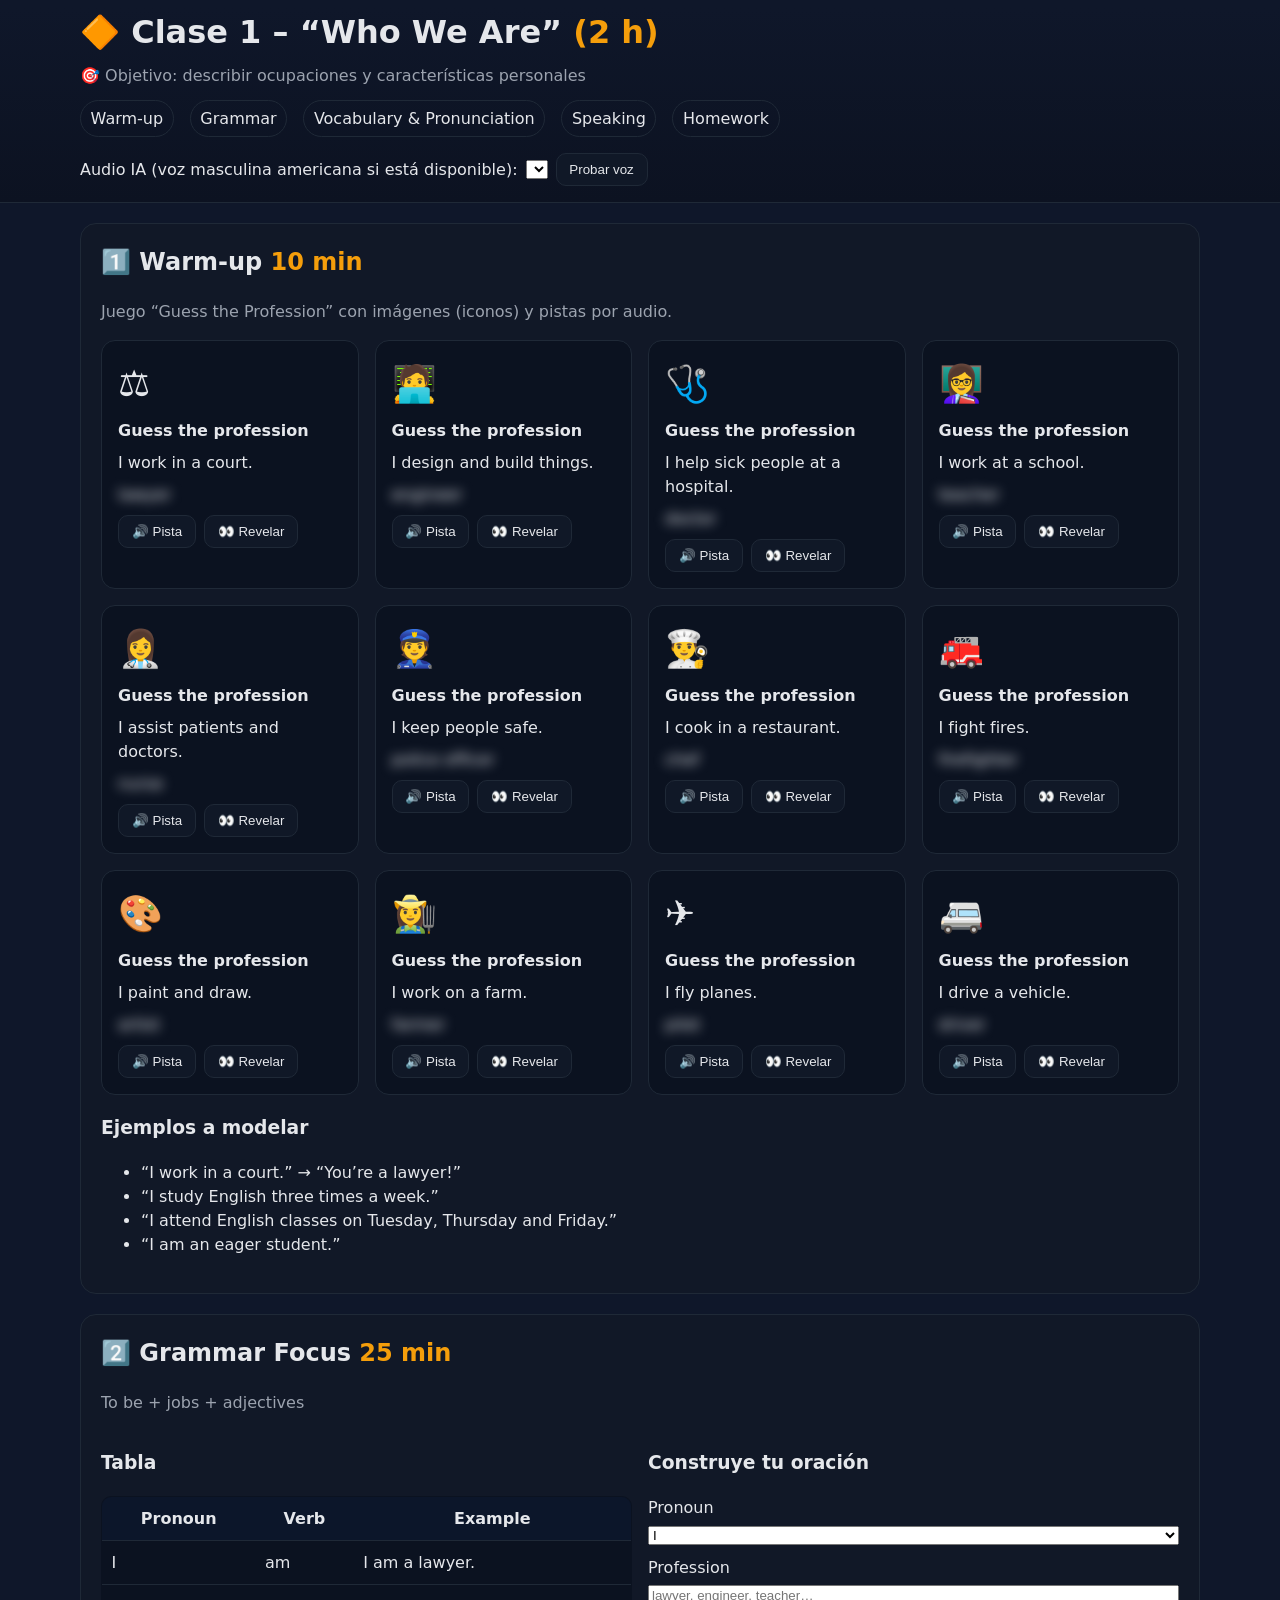
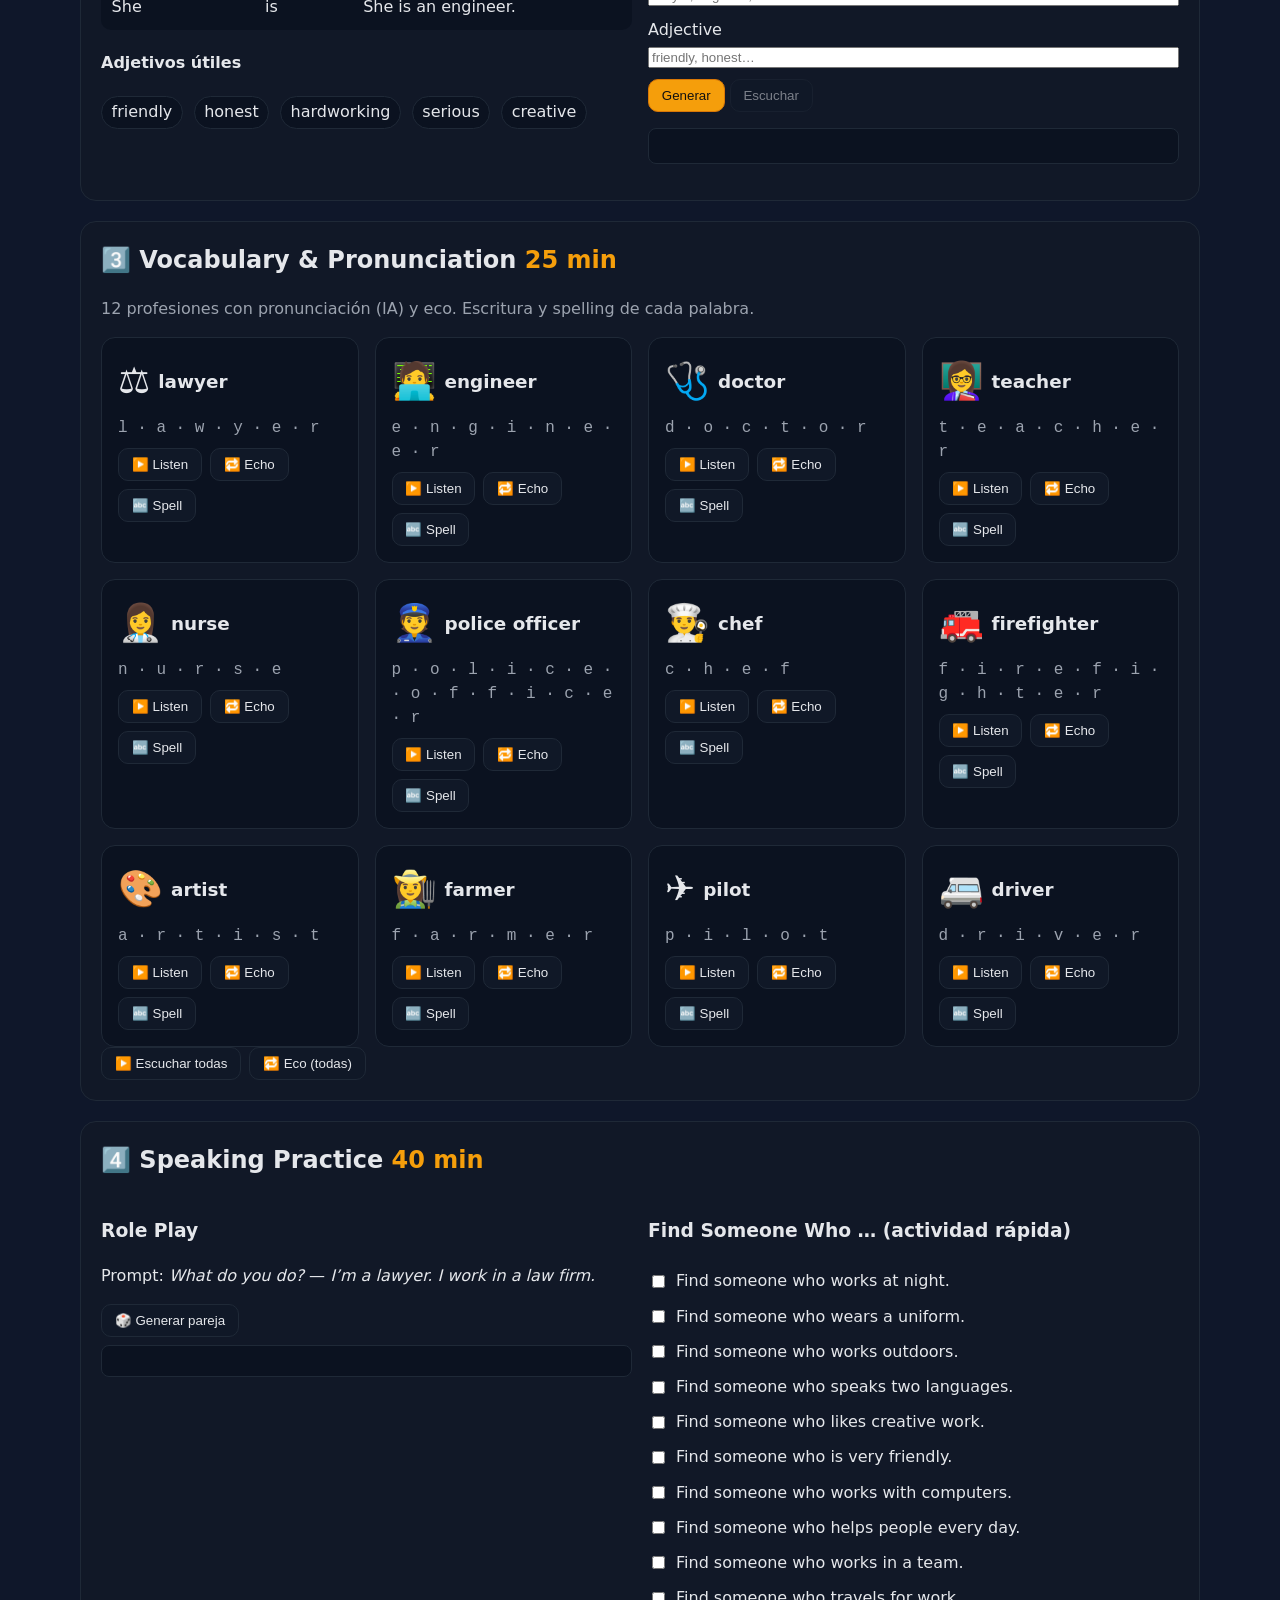
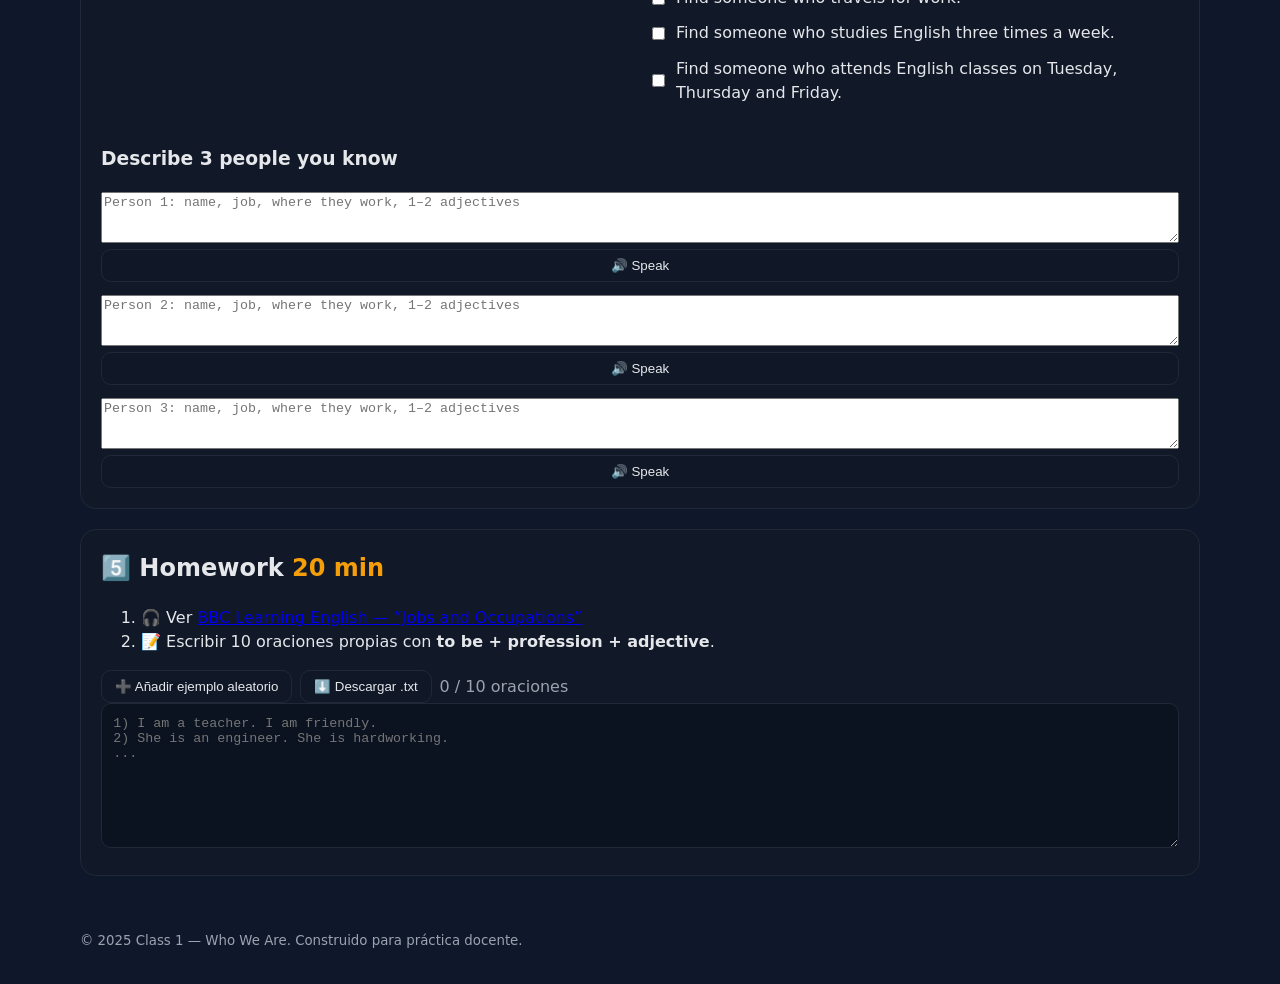
<file: english-lesson-class1/index.html>
<!doctype html>
<html lang="es">
  <head>
    <meta charset="utf-8" />
    <meta name="viewport" content="width=device-width, initial-scale=1" />
    <title>Clase 1 – Who We Are (2 h)</title>
    <meta name="description" content="Clase 1 – Who We Are: trabajos, adjetivos, pronunciación y práctica oral." />
    <link rel="stylesheet" href="./styles.css" />
  </head>
  <body>
    <header class="site-header">
      <div class="container">
        <h1>🔶 Clase 1 – “Who We Are” <span class="duration">(2 h)</span></h1>
        <p class="subtitle">🎯 Objetivo: describir ocupaciones y características personales</p>
        <nav class="top-nav" aria-label="Secciones de la clase">
          <a href="#warmup">Warm‑up</a>
          <a href="#grammar">Grammar</a>
          <a href="#vocab">Vocabulary & Pronunciation</a>
          <a href="#speaking">Speaking</a>
          <a href="#homework">Homework</a>
        </nav>
        <div class="voice-picker">
          <label for="voiceSelect">Audio IA (voz masculina americana si está disponible):</label>
          <select id="voiceSelect" aria-label="Seleccionar voz para TTS"></select>
          <button id="testVoice" class="btn" type="button">Probar voz</button>
        </div>
      </div>
    </header>

    <main class="container">
      <section id="warmup" class="panel">
        <h2>1️⃣ Warm‑up <span class="time-badge">10 min</span></h2>
        <p class="section-note">Juego “Guess the Profession” con imágenes (iconos) y pistas por audio.</p>

        <div id="guessGrid" class="grid guess-grid" aria-live="polite">
          <!-- Las tarjetas se generan desde JavaScript -->
        </div>

        <aside class="example-callout">
          <h3>Ejemplos a modelar</h3>
          <ul>
            <li>“I work in a court.” → “You’re a lawyer!”</li>
            <li>“I study English three times a week.”</li>
            <li>“I attend English classes on Tuesday, Thursday and Friday.”</li>
            <li>“I am an eager student.”</li>
          </ul>
        </aside>
      </section>

      <section id="grammar" class="panel">
        <h2>2️⃣ Grammar Focus <span class="time-badge">25 min</span></h2>
        <p class="section-note">To be + jobs + adjectives</p>

        <div class="grid two-cols">
          <div>
            <h3>Tabla</h3>
            <table class="grammar-table" aria-label="Tabla de verbo to be con profesiones">
              <thead>
                <tr>
                  <th>Pronoun</th>
                  <th>Verb</th>
                  <th>Example</th>
                </tr>
              </thead>
              <tbody>
                <tr>
                  <td>I</td>
                  <td>am</td>
                  <td>I am a lawyer.</td>
                </tr>
                <tr>
                  <td>She</td>
                  <td>is</td>
                  <td>She is an engineer.</td>
                </tr>
              </tbody>
            </table>

            <div class="adjectives">
              <h4>Adjetivos útiles</h4>
              <p><span class="chip">friendly</span> <span class="chip">honest</span> <span class="chip">hardworking</span> <span class="chip">serious</span> <span class="chip">creative</span></p>
            </div>
          </div>

          <div>
            <h3>Construye tu oración</h3>
            <form id="builderForm" class="builder" onsubmit="return false;">
              <div class="form-row">
                <label for="pronounSelect">Pronoun</label>
                <select id="pronounSelect">
                  <option value="I">I</option>
                  <option value="You">You</option>
                  <option value="He">He</option>
                  <option value="She">She</option>
                  <option value="We">We</option>
                  <option value="They">They</option>
                </select>
              </div>
              <div class="form-row">
                <label for="professionInput">Profession</label>
                <input id="professionInput" name="profession" placeholder="lawyer, engineer, teacher…" list="professionsList" />
                <datalist id="professionsList"><!-- se completa por JS --></datalist>
              </div>
              <div class="form-row">
                <label for="adjectiveInput">Adjective</label>
                <input id="adjectiveInput" name="adjective" placeholder="friendly, honest…" list="adjectivesList" />
                <datalist id="adjectivesList"><!-- se completa por JS --></datalist>
              </div>
              <div class="actions">
                <button id="buildSentence" class="btn primary" type="button">Generar</button>
                <button id="speakSentence" class="btn" type="button" disabled>Escuchar</button>
              </div>
            </form>
            <p id="sentenceOutput" class="sentence-output" aria-live="polite"></p>
          </div>
        </div>
      </section>

      <section id="vocab" class="panel">
        <h2>3️⃣ Vocabulary & Pronunciation <span class="time-badge">25 min</span></h2>
        <p class="section-note">12 profesiones con pronunciación (IA) y eco. Escritura y spelling de cada palabra.</p>

        <div id="vocabGrid" class="grid vocab-grid" aria-live="polite">
          <!-- Tarjetas generadas por JS -->
        </div>
        <div class="inline-actions">
          <button id="playAllOnce" class="btn">▶️ Escuchar todas</button>
          <button id="playAllEcho" class="btn">🔁 Eco (todas)</button>
        </div>
      </section>

      <section id="speaking" class="panel">
        <h2>4️⃣ Speaking Practice <span class="time-badge">40 min</span></h2>

        <div class="grid two-cols">
          <div>
            <h3>Role Play</h3>
            <p>Prompt: <em>What do you do?</em> — <em>I’m a lawyer. I work in a law firm.</em></p>
            <div class="roleplay">
              <button id="rpGenerate" class="btn">🎲 Generar pareja</button>
              <div id="rpOutput" class="role-output" aria-live="polite"></div>
            </div>
          </div>

          <div>
            <h3>Find Someone Who … (actividad rápida)</h3>
            <ul id="fswList" class="fsw-list" aria-live="polite">
              <!-- ítems por JS -->
            </ul>
          </div>
        </div>

        <div class="describe">
          <h3>Describe 3 people you know</h3>
          <div class="describe-list">
            <div class="describe-item">
              <textarea rows="3" placeholder="Person 1: name, job, where they work, 1–2 adjectives"></textarea>
              <button class="btn speak-note" type="button">🔊 Speak</button>
            </div>
            <div class="describe-item">
              <textarea rows="3" placeholder="Person 2: name, job, where they work, 1–2 adjectives"></textarea>
              <button class="btn speak-note" type="button">🔊 Speak</button>
            </div>
            <div class="describe-item">
              <textarea rows="3" placeholder="Person 3: name, job, where they work, 1–2 adjectives"></textarea>
              <button class="btn speak-note" type="button">🔊 Speak</button>
            </div>
          </div>
        </div>
      </section>

      <section id="homework" class="panel">
        <h2>5️⃣ Homework <span class="time-badge">20 min</span></h2>
        <ol class="homework-list">
          <li>
            🎧 Ver <a href="https://www.youtube.com/results?search_query=BBC+Learning+English+Jobs+and+Occupations" target="_blank" rel="noopener">BBC Learning English — “Jobs and Occupations”</a>
          </li>
          <li>
            📝 Escribir 10 oraciones propias con <strong>to be + profession + adjective</strong>.
          </li>
        </ol>
        <div class="hw-writer">
          <div class="inline-actions">
            <button id="insertRandom" class="btn">➕ Añadir ejemplo aleatorio</button>
            <button id="downloadHW" class="btn">⬇️ Descargar .txt</button>
            <span id="hwCount" class="muted"></span>
          </div>
          <textarea id="hwTextarea" rows="8" placeholder="1) I am a teacher. I am friendly.
2) She is an engineer. She is hardworking.
..."></textarea>
        </div>
      </section>
    </main>

    <footer class="site-footer container">
      <small>© 2025 Class 1 — Who We Are. Construido para práctica docente.</small>
    </footer>

    <script src="./script.js" defer></script>
  </body>
</html>
</file>
<file: english-lesson-class1/styles.css>
:root{
  --bg: #0f172a;           /* slate-900 */
  --panel: #111827;        /* gray-900 */
  --text: #e5e7eb;         /* gray-200 */
  --muted: #9ca3af;        /* gray-400 */
  --accent: #f59e0b;       /* amber-500 */
  --accent-2: #22c55e;     /* green-500 */
  --accent-3: #60a5fa;     /* blue-400 */
  --danger: #ef4444;       /* red-500 */
  --card: #0b1220;         /* custom */
  --border: #1f2937;       /* gray-800 */
}

*{box-sizing:border-box}
html,body{height:100%}
body{
  margin:0; background:var(--bg); color:var(--text);
  font: 16px/1.5 ui-sans-serif, system-ui, -apple-system, Segoe UI, Roboto, Ubuntu, Cantarell, Noto Sans, Helvetica, Arial, "Apple Color Emoji", "Segoe UI Emoji";
}

.container{width:min(1120px, 92%); margin-inline:auto}

.site-header{border-bottom:1px solid var(--border); background:linear-gradient(180deg, #0f172a 0%, #0c1221 100%)}
.site-header h1{margin:0.5rem 0}
.subtitle{margin:0 0 0.75rem 0; color:var(--muted)}
.duration{color:var(--accent)}
.top-nav{display:flex; gap:1rem; flex-wrap:wrap; margin-bottom:1rem}
.top-nav a{color:var(--text); text-decoration:none; padding:0.35rem 0.6rem; border:1px solid var(--border); border-radius:999px}
.top-nav a:hover{background:var(--border)}

.voice-picker{display:flex; gap:0.5rem; align-items:center; padding-bottom:1rem}
.voice-picker select{max-width:420px}

.panel{background:var(--panel); border:1px solid var(--border); border-radius:16px; padding:1.25rem; margin:1.25rem 0}
.panel h2{margin-top:0}
.time-badge{font-weight:600; color:var(--accent)}
.section-note{color:var(--muted)}

.grid{display:grid; gap:1rem}
.two-cols{grid-template-columns:1fr;}
@media (min-width: 900px){.two-cols{grid-template-columns:1fr 1fr}}

.btn{appearance:none; border:1px solid var(--border); background:#101827; color:var(--text); padding:0.5rem 0.8rem; border-radius:10px; cursor:pointer}
.btn:hover{background:#152033}
.btn.primary{background:var(--accent); color:#111; border-color:#d97706}
.btn.primary:hover{filter:brightness(1.05)}
.btn[disabled]{opacity:0.5; cursor:not-allowed}
.inline-actions{display:flex; gap:0.5rem; align-items:center; flex-wrap:wrap}
.muted{color:var(--muted)}

/* Warm-up */
.guess-grid{grid-template-columns:repeat(auto-fit, minmax(210px, 1fr))}
.card{background:var(--card); border:1px solid var(--border); border-radius:14px; padding:1rem; display:flex; flex-direction:column; gap:0.5rem}
.card .emoji{font-size:2.25rem}
.card .title{font-weight:700}
.card .hidden{filter:blur(6px)}
.card .reveal{color:var(--accent-2); font-weight:700}
.card .controls{display:flex; gap:0.5rem; flex-wrap:wrap}

/* Grammar */
.grammar-table{border-collapse:collapse; width:100%; background:#0b1220; border:1px solid var(--border); border-radius:10px; overflow:hidden}
.grammar-table th, .grammar-table td{border-bottom:1px solid var(--border); padding:0.6rem}
.grammar-table thead{background:#0c162a}
.chip{display:inline-block; padding:0.2rem 0.6rem; border:1px solid var(--border); border-radius:999px; margin-right:0.35rem; background:#0b1220}

.builder{display:grid; gap:0.7rem}
.form-row{display:grid; gap:0.35rem}
.sentence-output{min-height:2.2rem; padding:0.4rem 0.6rem; background:#0b1220; border:1px solid var(--border); border-radius:8px}

/* Vocab */
.vocab-grid{grid-template-columns:repeat(auto-fit, minmax(220px, 1fr))}
.vocab-card .word{font-weight:800; font-size:1.15rem}
.vocab-card .spelling{color:var(--muted); font-family:ui-monospace, SFMono-Regular, Menlo, Monaco, Consolas, "Liberation Mono", "Courier New", monospace}

/* Speaking */
.role-output{margin-top:0.5rem; padding:0.6rem; background:#0b1220; border:1px solid var(--border); border-radius:8px; min-height:2rem}
.fsw-list{list-style:none; padding-left:0}
.fsw-list li{display:flex; align-items:center; gap:0.5rem; padding:0.35rem 0}
.describe-list{display:grid; gap:0.8rem}
.describe-item{display:grid; gap:0.4rem}

/* Homework */
.hw-writer textarea{width:100%; background:#0b1220; color:var(--text); border:1px solid var(--border); border-radius:10px; padding:0.7rem}

.site-footer{padding:2rem 0; color:var(--muted)}

/* Print */
@media print{
  :root{--bg:#fff; --text:#000; --panel:#fff; --card:#fff; --border:#ddd}
  body{background:#fff; color:#000}
  .site-header, .top-nav, .voice-picker, .inline-actions button{display:none}
  .panel{border:1px solid #ddd}
  .card .hidden{filter:none}
}
</file>
